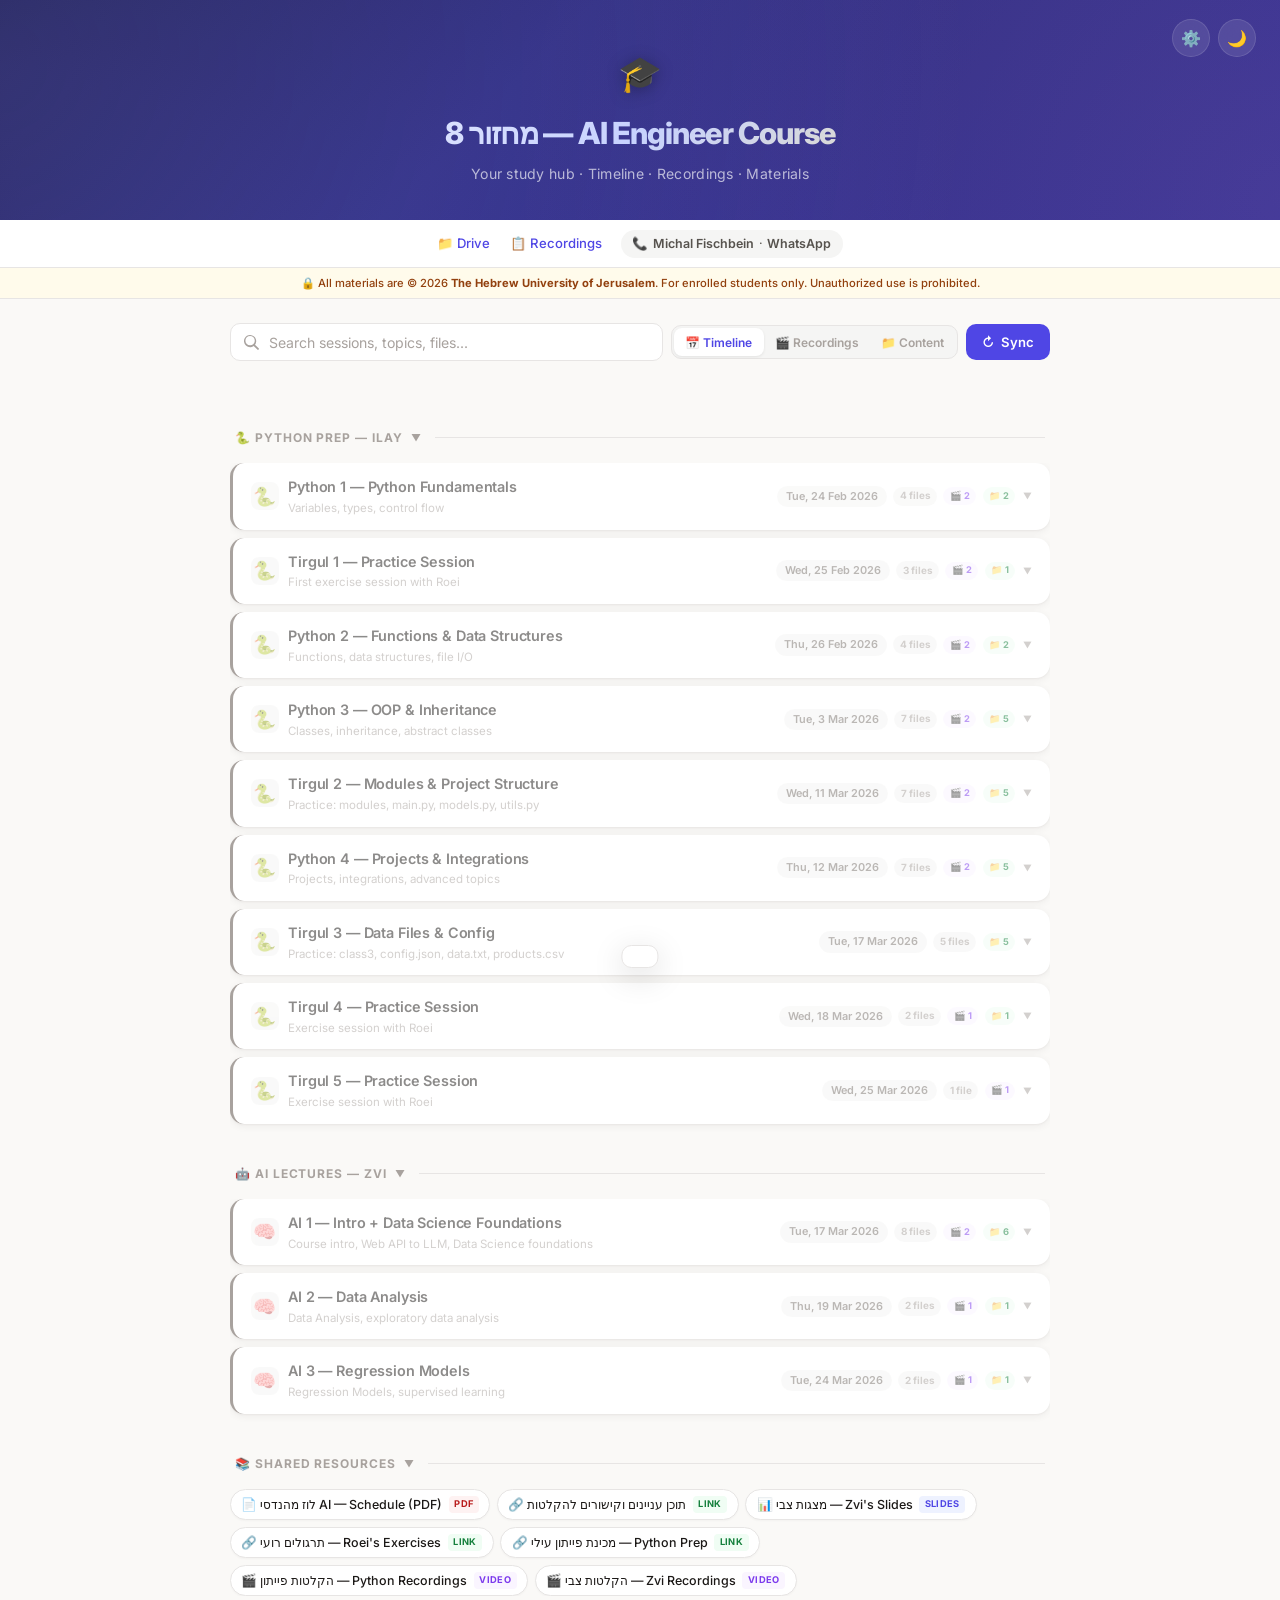
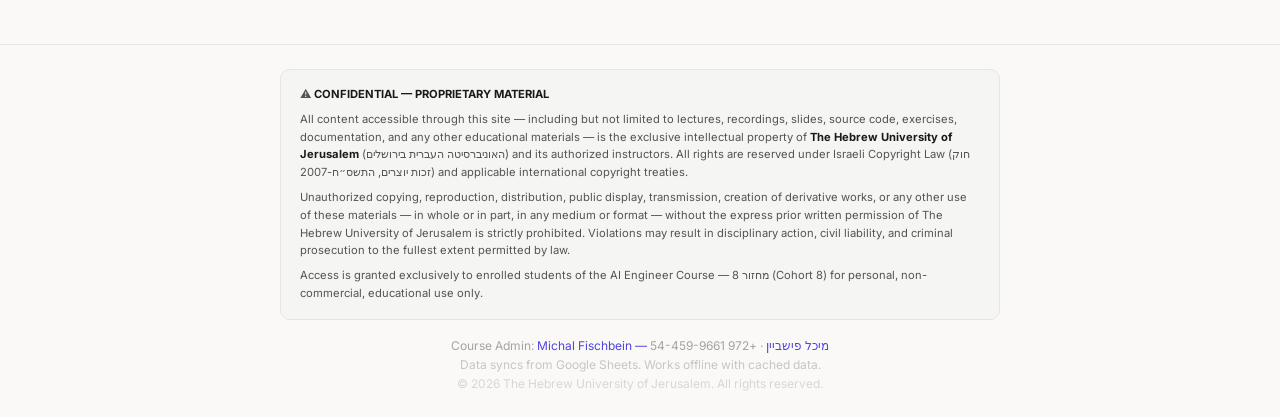
<file: index.html>
<!--
  =========================================================================
  CONFIDENTIAL — PROPRIETARY MATERIAL
  © 2026 The Hebrew University of Jerusalem (האוניברסיטה העברית בירושלים)
  All rights reserved.

  This source code and all associated content are protected under Israeli
  Copyright Law (חוק זכות יוצרים, התשס״ח-2007) and international treaties.
  Unauthorized reproduction, distribution, or use is strictly prohibited
  and may result in civil liability and criminal prosecution.
  =========================================================================
-->
<!DOCTYPE html>
<html lang="en" data-theme="light">
<head>
    <meta charset="UTF-8">
    <meta name="viewport" content="width=device-width, initial-scale=1.0">
    <title>מחזור 8 — AI Engineer Course</title>
    <meta name="description" content="AI Engineer Course Cohort 8 — Lectures, recordings, materials and resources hub.">
    <meta name="author" content="The Hebrew University of Jerusalem">
    <meta name="copyright" content="© 2026 The Hebrew University of Jerusalem. All rights reserved.">
    <meta name="robots" content="noindex, nofollow">
    <link rel="icon" href="data:image/svg+xml,<svg xmlns='http://www.w3.org/2000/svg' viewBox='0 0 100 100'><text y='.9em' font-size='90'>🎓</text></svg>">
    <link rel="preconnect" href="https://fonts.googleapis.com">
    <link href="https://fonts.googleapis.com/css2?family=Inter:wght@400;500;600;700;800&display=swap" rel="stylesheet">
    <link rel="stylesheet" href="css/style.css">
</head>
<body>
    <div class="header">
        <div class="header-content">
            <span class="header-emoji">🎓</span>
            <h1>מחזור 8 — AI Engineer Course</h1>
            <p>Your study hub · Timeline · Recordings · Materials</p>
        </div>
        <div class="header-actions">
            <button class="header-btn" id="settingsToggle" aria-label="Settings" title="Settings">⚙️</button>
            <button class="header-btn" id="themeToggle" aria-label="Toggle dark mode" title="Toggle dark mode">🌙</button>
        </div>
    </div>

    <div class="top-bar">
        <a href="https://drive.google.com/drive/folders/1WOFft9mQ5VSZZkFNjUF76AowPQXih8Uy" target="_blank" rel="noopener">📁 Drive</a>
        <a href="https://docs.google.com/spreadsheets/d/1cxswTYY8qLKQ7Lq0JQZ4Bcjc9kp02m3vMOjMJY37wys/edit?gid=0#gid=0" target="_blank" rel="noopener">📋 Recordings</a>
        <span class="contact-pill">
            📞 <a href="tel:+972544599661">Michal Fischbein</a> · <a href="https://wa.me/972544599661" target="_blank" rel="noopener">WhatsApp</a>
        </span>
    </div>

    <div class="legal-banner">
        🔒 All materials are © 2026 <strong>The Hebrew University of Jerusalem</strong>. For enrolled students only. Unauthorized use is prohibited.
    </div>

    <div class="container">
        <div class="toolbar">
            <input type="text" class="search-bar" placeholder="Search sessions, topics, files..." id="searchInput" aria-label="Search">
            <div class="view-toggle" role="tablist" aria-label="View mode">
                <button class="view-btn active" data-view="timeline" role="tab" aria-selected="true">📅 Timeline</button>
                <button class="view-btn" data-view="recordings" role="tab" aria-selected="false">🎬 Recordings</button>
                <button class="view-btn" data-view="content" role="tab" aria-selected="false">📁 Content</button>
            </div>
            <button class="refresh-btn" id="refreshBtn" aria-label="Fetch new content from Drive and spreadsheet">
                <span class="refresh-icon">&#x21bb;</span> Sync
            </button>
        </div>
        <div id="syncStatus" style="font-size:0.78rem;color:var(--text-muted);text-align:center;margin-bottom:0.5rem;min-height:1.2em;"></div>

        <div class="status-bar">
            <div class="last-updated" id="lastUpdated"></div>
        </div>

        <div id="mainView"><div class="loading"><span class="spinner">&#x21bb;</span> Loading...</div></div>
    </div>

    <div class="footer">
        <div class="copyright-notice">
            <p>⚠️ <strong>CONFIDENTIAL — PROPRIETARY MATERIAL</strong></p>
            <p>
                All content accessible through this site — including but not limited to lectures, recordings, slides,
                source code, exercises, documentation, and any other educational materials — is the exclusive
                intellectual property of <strong>The Hebrew University of Jerusalem</strong>
                (האוניברסיטה העברית בירושלים) and its authorized instructors.
                All rights are reserved under Israeli Copyright Law (חוק זכות יוצרים, התשס״ח-2007)
                and applicable international copyright treaties.
            </p>
            <p>
                Unauthorized copying, reproduction, distribution, public display, transmission, creation of
                derivative works, or any other use of these materials — in whole or in part, in any medium or
                format — without the express prior written permission of The Hebrew University of Jerusalem
                is strictly prohibited. Violations may result in disciplinary action, civil liability, and
                criminal prosecution to the fullest extent permitted by law.
            </p>
            <p>
                Access is granted exclusively to enrolled students of the AI Engineer Course — מחזור 8 (Cohort 8)
                for personal, non-commercial, educational use only.
            </p>
        </div>
        <div class="footer-meta">
            Course Admin: <a href="tel:+972544599661">Michal Fischbein — מיכל פישביין</a> · +972 54-459-9661<br>
            <span style="opacity:0.6">Data syncs from Google Sheets. Works offline with cached data.</span><br>
            <span style="opacity:0.4">© 2026 The Hebrew University of Jerusalem. All rights reserved.</span>
        </div>
    </div>

    <div class="toast" id="toast"></div>

    <!-- Settings modal -->
    <div class="modal-overlay" id="settingsModal">
        <div class="modal">
            <div class="modal-icon">⚙️</div>
            <h2 class="modal-title">Settings</h2>
            <div class="modal-body">
                <p>Baseline files use session dates. To get real file dates during sync, you can optionally add a Google Drive API key. It stays in this browser only.</p>
                <details style="margin-top:0.5rem">
                    <summary style="font-size:0.75rem;cursor:pointer;color:var(--accent)">How to get a free API key (optional, 2 min)</summary>
                    <ol style="font-size:0.7rem;color:var(--text-secondary);margin:0.3rem 0 0 1rem;line-height:1.7">
                        <li>Go to <a href="https://console.cloud.google.com/apis/credentials" target="_blank" rel="noopener">console.cloud.google.com/apis/credentials</a></li>
                        <li>Create a project (or select existing)</li>
                        <li>Click "Enable APIs" → search "Google Drive API" → Enable</li>
                        <li>Go back to Credentials → Create Credentials → API key</li>
                        <li>Copy and paste below</li>
                    </ol>
                </details>
                <label for="driveKeyInput" style="font-size:0.75rem;font-weight:600;display:block;margin-top:0.6rem">Drive API Key</label>
                <div style="display:flex;gap:0.4rem;margin-top:0.3rem">
                    <input type="text" id="driveKeyInput" placeholder="AIzaSy..." style="flex:1;padding:0.45rem 0.6rem;font-family:monospace;font-size:0.78rem;border:1.5px solid var(--border);border-radius:8px;background:var(--bg);color:var(--text)">
                    <button class="modal-btn modal-btn-accept" id="saveKeyBtn">Save</button>
                </div>
                <div id="keyStatus" style="font-size:0.7rem;margin-top:0.3rem;min-height:1.2em"></div>
            </div>
            <div class="modal-actions">
                <button class="modal-btn modal-btn-cancel" id="clearKeyBtn">Clear Key</button>
                <button class="modal-btn modal-btn-cancel" id="closeSettingsBtn">Close</button>
            </div>
        </div>
    </div>

    <!-- Disclaimer modal -->
    <div class="modal-overlay" id="disclaimerModal">
        <div class="modal">
            <div class="modal-icon">⚖️</div>
            <h2 class="modal-title">Terms of Use — Disclaimer</h2>
            <div class="modal-body">
                <p>
                    All content you are about to access — including lectures, recordings, slides,
                    source code, exercises, and documentation — is the exclusive intellectual property of
                    <strong>The Hebrew University of Jerusalem</strong> (האוניברסיטה העברית בירושלים).
                </p>
                <p>By proceeding, you confirm and agree that:</p>
                <ul>
                    <li>You are an enrolled student of the AI Engineer Course — מחזור 8 (Cohort 8).</li>
                    <li>You will use these materials solely for personal, non-commercial, educational purposes.</li>
                    <li>You will not copy, redistribute, reproduce, publicly display, transmit, or create derivative works from these materials.</li>
                    <li>You understand that violations may result in disciplinary action, civil liability, and criminal prosecution.</li>
                </ul>
            </div>
            <div class="modal-actions">
                <button class="modal-btn modal-btn-cancel" id="disclaimerDecline">Decline</button>
                <button class="modal-btn modal-btn-accept" id="disclaimerAccept">I Accept the Terms</button>
            </div>
        </div>
    </div>

    <script src="js/data.js"></script>
    <script src="js/app.js"></script>
</body>
</html>
</file>
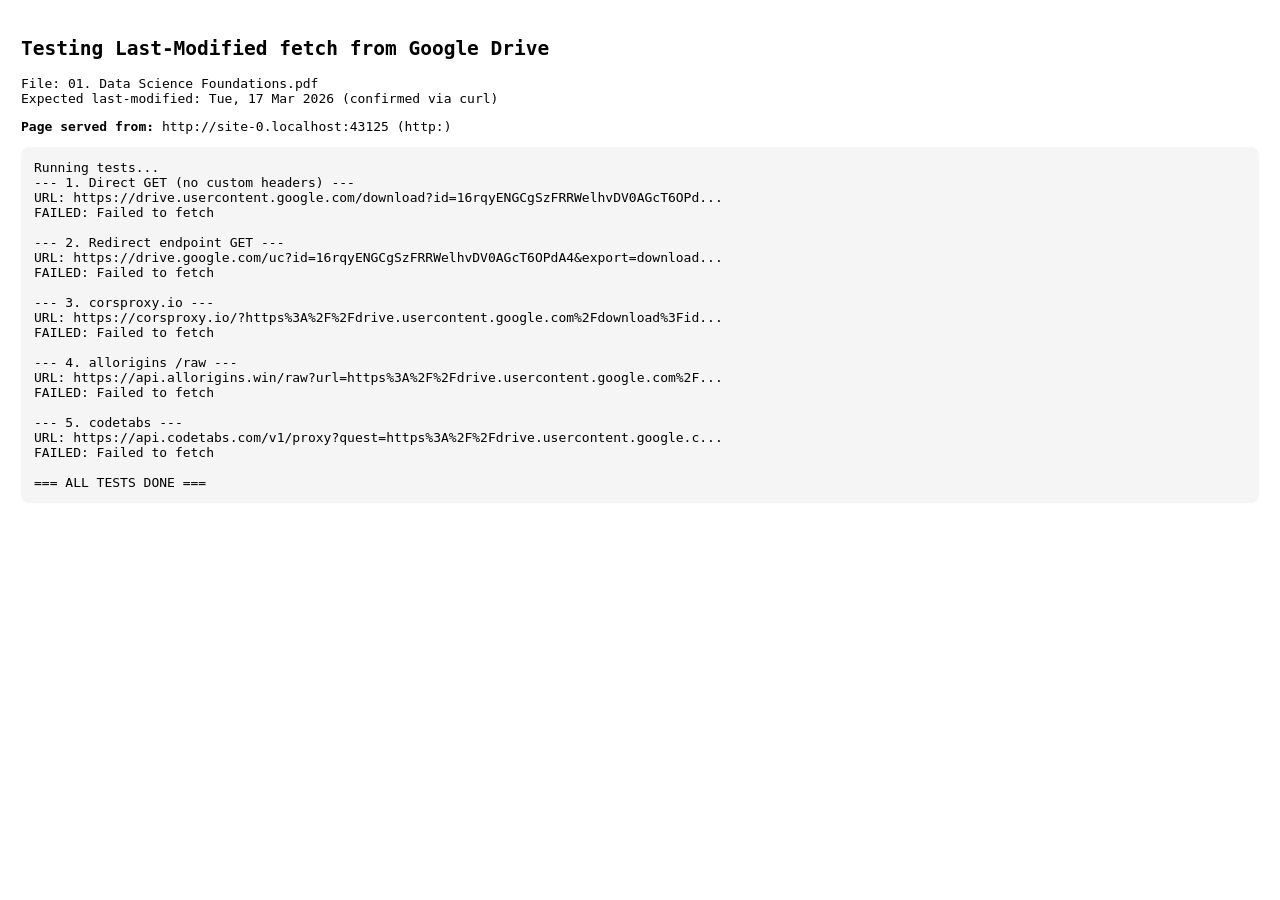
<file: test-date.html>
<!DOCTYPE html>
<html>
<head><title>Date Fetch Test</title>
<style>body{font-family:monospace;padding:1em}pre{white-space:pre-wrap;background:#f5f5f5;padding:1em;border-radius:8px}</style>
</head>
<body>
<h2>Testing Last-Modified fetch from Google Drive</h2>
<p>File: 01. Data Science Foundations.pdf<br>
Expected last-modified: Tue, 17 Mar 2026 (confirmed via curl)</p>
<p><strong>Page served from:</strong> <span id="origin"></span></p>
<pre id="log">Running tests...</pre>
<script>
document.getElementById("origin").textContent = location.protocol + "//" + location.host + " (" + location.protocol + ")";
const log = document.getElementById("log");
function out(msg) { log.textContent += "\n" + msg; }

const FILE_ID = "16rqyENGCgSzFRRWelhvDV0AGcT6OPdA4";
const DIRECT = `https://drive.usercontent.google.com/download?id=${FILE_ID}&export=download`;
const REDIRECT = `https://drive.google.com/uc?id=${FILE_ID}&export=download`;

async function testFetch(label, url, opts) {
    out("--- " + label + " ---");
    out("URL: " + url.substring(0, 80) + "...");
    try {
        const controller = new AbortController();
        const timer = setTimeout(() => controller.abort(), 8000);
        const resp = await fetch(url, { ...opts, signal: controller.signal });
        clearTimeout(timer);
        out("Status: " + resp.status + " | Type: " + resp.type);
        const headers = [];
        resp.headers.forEach((v, k) => headers.push(k + ": " + v));
        out("Visible headers (" + headers.length + "):");
        headers.forEach(h => out("  " + h));
        out("last-modified: " + (resp.headers.get("last-modified") || "NULL"));
        controller.abort();
    } catch(e) {
        out("FAILED: " + e.message);
    }
    out("");
}

async function run() {
    // Test 1: Direct to drive.usercontent.google.com
    await testFetch("1. Direct GET (no custom headers)", DIRECT, {});

    // Test 2: Direct to drive.google.com/uc (redirect endpoint)
    await testFetch("2. Redirect endpoint GET", REDIRECT, {});

    // Test 3: corsproxy.io
    await testFetch("3. corsproxy.io", "https://corsproxy.io/?" + encodeURIComponent(DIRECT), {});

    // Test 4: allorigins raw
    await testFetch("4. allorigins /raw", "https://api.allorigins.win/raw?url=" + encodeURIComponent(DIRECT), {});

    // Test 5: codetabs
    await testFetch("5. codetabs", "https://api.codetabs.com/v1/proxy?quest=" + encodeURIComponent(DIRECT), {});

    out("=== ALL TESTS DONE ===");
}

run();
</script>
</body>
</html>
</file>
<file: css/style.css>
/* =====================================================================
   AI Engineer Course — מחזור 8
   Theme: "Study Hall" — warm, focused, learner-friendly

   © 2026 The Hebrew University of Jerusalem
   (האוניברסיטה העברית בירושלים). All rights reserved.
   Protected under Israeli Copyright Law and international treaties.
   Unauthorized use, reproduction, or distribution is prohibited.
   ===================================================================== */

:root {
    --bg: #faf9f7;
    --bg-card: #ffffff;
    --bg-header: linear-gradient(135deg, #1e1b4b 0%, #312e81 40%, #3730a3 100%);
    --bg-bar: #ffffff;
    --text: #1c1917;
    --text-secondary: #57534e;
    --text-muted: #a8a29e;
    --border: #e7e5e4;
    --accent: #4f46e5;
    --accent-hover: #4338ca;
    --accent-bg: #eef2ff;
    --accent-text: #4f46e5;
    --green: #16a34a;
    --green-bg: #f0fdf4;
    --green-text: #166534;
    --amber: #d97706;
    --amber-bg: #fffbeb;
    --amber-text: #92400e;
    --gray: #a8a29e;
    --gray-bg: #f5f5f4;
    --gray-text: #78716c;
    --orange: #ea580c;
    --red: #dc2626;
    --shadow: 0 1px 2px rgba(28,25,23,0.04), 0 2px 8px rgba(28,25,23,0.06);
    --shadow-hover: 0 4px 12px rgba(28,25,23,0.08), 0 8px 24px rgba(28,25,23,0.06);
    --radius: 14px;
    --radius-sm: 10px;
    --transition: 0.25s cubic-bezier(0.4, 0, 0.2, 1);
}

[data-theme="dark"] {
    --bg: #0c0a09;
    --bg-card: #1c1917;
    --bg-header: linear-gradient(135deg, #0c0a20 0%, #1e1b4b 40%, #1e1b4b 100%);
    --bg-bar: #1c1917;
    --text: #fafaf9;
    --text-secondary: #a8a29e;
    --text-muted: #57534e;
    --border: #292524;
    --accent: #818cf8;
    --accent-hover: #6366f1;
    --accent-bg: #1e1b4b;
    --accent-text: #a5b4fc;
    --green-bg: #052e16;
    --green-text: #4ade80;
    --amber-bg: #451a03;
    --amber-text: #fbbf24;
    --gray-bg: #292524;
    --gray-text: #78716c;
    --shadow: 0 1px 2px rgba(0,0,0,0.4), 0 2px 8px rgba(0,0,0,0.3);
    --shadow-hover: 0 4px 12px rgba(0,0,0,0.5), 0 8px 24px rgba(0,0,0,0.3);
}

* { margin: 0; padding: 0; box-sizing: border-box; }

body {
    font-family: 'Inter', -apple-system, BlinkMacSystemFont, sans-serif;
    background: var(--bg);
    color: var(--text);
    line-height: 1.6;
    transition: background var(--transition), color var(--transition);
    min-height: 100vh;
}

/* ---- Header ---- */
.header {
    background: var(--bg-header);
    color: white;
    padding: 2.8rem 2rem 2.2rem;
    text-align: center;
    position: relative;
    overflow: hidden;
}
.header::before {
    content: '';
    position: absolute;
    top: -50%; left: -50%;
    width: 200%; height: 200%;
    background:
        radial-gradient(circle at 25% 40%, rgba(129,140,248,0.2) 0%, transparent 50%),
        radial-gradient(circle at 75% 70%, rgba(251,191,36,0.08) 0%, transparent 40%);
    animation: headerGlow 10s ease-in-out infinite alternate;
}
@keyframes headerGlow {
    0%   { transform: translate(0, 0) scale(1); }
    100% { transform: translate(-2%, 2%) scale(1.02); }
}
.header-content { position: relative; z-index: 1; }
.header-emoji {
    font-size: 2.2rem;
    margin-bottom: 0.5rem;
    display: block;
    filter: drop-shadow(0 2px 8px rgba(0,0,0,0.3));
}
.header h1 {
    font-size: 1.9rem;
    font-weight: 800;
    margin-bottom: 0.3rem;
    letter-spacing: -0.03em;
    background: linear-gradient(135deg, #fff 0%, #c7d2fe 50%, #fde68a 100%);
    -webkit-background-clip: text;
    -webkit-text-fill-color: transparent;
    background-clip: text;
}
.header p {
    opacity: 0.65;
    font-size: 0.88rem;
    font-weight: 400;
    letter-spacing: 0.02em;
}
.header-actions {
    position: absolute;
    top: 1.2rem; right: 1.5rem;
    display: flex; gap: 0.5rem;
    z-index: 2;
}
.header-btn {
    background: rgba(255,255,255,0.1);
    border: 1px solid rgba(255,255,255,0.12);
    color: white;
    width: 38px; height: 38px;
    border-radius: 50%;
    cursor: pointer;
    font-size: 1rem;
    display: flex; align-items: center; justify-content: center;
    transition: all var(--transition);
    backdrop-filter: blur(12px);
}
.header-btn:hover { background: rgba(255,255,255,0.2); transform: scale(1.1); }

/* ---- Top bar ---- */
.top-bar {
    display: flex;
    justify-content: center; align-items: center;
    gap: 1.2rem;
    padding: 0.6rem 1rem;
    background: var(--bg-bar);
    border-bottom: 1px solid var(--border);
    flex-wrap: wrap;
    transition: background var(--transition);
    font-size: 0.82rem;
}
.top-bar a {
    color: var(--accent);
    text-decoration: none;
    font-weight: 500;
    display: inline-flex; align-items: center; gap: 0.3rem;
    transition: opacity 0.2s;
}
.top-bar a:hover { opacity: 0.7; }
.contact-pill {
    background: var(--gray-bg);
    padding: 0.25rem 0.7rem;
    border-radius: 20px;
    color: var(--text-secondary);
    display: inline-flex; align-items: center; gap: 0.3rem;
    font-size: 0.78rem;
}
.contact-pill a { color: var(--text-secondary); font-weight: 600; text-decoration: none; }
.contact-pill a:hover { color: var(--accent); }

/* ---- Container ---- */
.container { max-width: 860px; margin: 1.5rem auto 3rem; padding: 0 1.25rem; }

/* ---- Toolbar ---- */
.toolbar { display: flex; gap: 0.5rem; align-items: center; margin-bottom: 0.75rem; flex-wrap: wrap; }
.search-bar {
    flex: 1;
    min-width: 180px;
    padding: 0.6rem 1rem 0.6rem 2.4rem;
    border: 1.5px solid var(--border);
    border-radius: var(--radius-sm);
    font-size: 0.88rem;
    font-family: inherit;
    outline: none;
    background: var(--bg-card) url("data:image/svg+xml,%3Csvg xmlns='http://www.w3.org/2000/svg' width='15' height='15' fill='%23a8a29e' viewBox='0 0 16 16'%3E%3Cpath d='M11.742 10.344a6.5 6.5 0 1 0-1.397 1.398h-.001l3.85 3.85a1 1 0 0 0 1.415-1.414l-3.85-3.85zm-5.242.656a5 5 0 1 1 0-10 5 5 0 0 1 0 10z'/%3E%3C/svg%3E") no-repeat 0.8rem center;
    color: var(--text);
    transition: border-color var(--transition), box-shadow var(--transition);
}
.search-bar::placeholder { color: var(--text-muted); }
.search-bar:focus { border-color: var(--accent); box-shadow: 0 0 0 3px rgba(79,70,229,0.1); }

/* ---- View toggle ---- */
.view-toggle {
    display: flex;
    gap: 0;
    background: var(--gray-bg);
    border-radius: var(--radius-sm);
    padding: 2px;
    border: 1px solid var(--border);
}
.view-btn {
    padding: 0.4rem 0.7rem;
    border: none;
    background: transparent;
    color: var(--text-muted);
    font-size: 0.75rem;
    font-family: inherit;
    font-weight: 600;
    cursor: pointer;
    border-radius: 8px;
    transition: all var(--transition);
    white-space: nowrap;
}
.view-btn:hover { color: var(--text); }
.view-btn.active {
    background: var(--bg-card);
    color: var(--accent);
    box-shadow: 0 1px 3px rgba(0,0,0,0.08);
}

.refresh-btn {
    padding: 0.6rem 1rem;
    background: var(--accent);
    color: white;
    border: none;
    border-radius: var(--radius-sm);
    font-size: 0.82rem;
    font-family: inherit;
    font-weight: 600;
    cursor: pointer;
    display: flex; align-items: center; gap: 0.35rem;
    white-space: nowrap;
    transition: all var(--transition);
}
.refresh-btn:hover { background: var(--accent-hover); transform: translateY(-1px); }
.refresh-btn:active { transform: scale(0.97); }
.refresh-btn.spinning .refresh-icon { animation: spin 0.6s linear infinite; }
.refresh-btn.success { background: var(--green); }
.refresh-btn.error { background: var(--red); }
@keyframes spin { to { transform: rotate(360deg); } }

/* ---- Status bar ---- */
.status-bar {
    display: flex;
    justify-content: space-between; align-items: center;
    margin-bottom: 1rem;
    flex-wrap: wrap; gap: 0.5rem;
}
.status-legend { display: flex; gap: 1rem; font-size: 0.75rem; color: var(--text-muted); }
.legend-item { display: flex; align-items: center; gap: 0.3rem; }
.legend-dot { width: 7px; height: 7px; border-radius: 2px; }
.legend-dot.upcoming { background: var(--accent); }
.legend-dot.today { background: var(--green); }
.legend-dot.past { background: var(--gray); }
.last-updated { font-size: 0.72rem; color: var(--text-muted); font-style: italic; }

/* ---- Section headers (collapsible) ---- */
.section-header {
    font-weight: 700;
    font-size: 0.75rem;
    color: var(--text-muted);
    text-transform: uppercase;
    letter-spacing: 0.08em;
    margin: 1.6rem 0 0;
    padding: 0.4rem 0.3rem;
    display: flex; align-items: center; gap: 0.5rem;
    cursor: pointer;
    user-select: none;
    border-radius: var(--radius-sm);
    transition: background var(--transition);
}
.section-header:hover { background: var(--gray-bg); }
.section-header::after {
    content: '';
    flex: 1;
    height: 1px;
    background: var(--border);
}
.section-chevron {
    display: inline-block;
    font-size: 0.6rem;
    transition: transform 0.25s ease;
    margin-left: auto;
    padding-right: 0.3rem;
}
.section-header.collapsed .section-chevron { transform: rotate(-90deg); }
.section-body {
    overflow: hidden;
    transition: max-height 0.4s cubic-bezier(0.4, 0, 0.2, 1), opacity 0.3s ease;
    max-height: 8000px;
    opacity: 1;
    margin-top: 0.6rem;
}
.section-body.collapsed { max-height: 0; opacity: 0; margin-top: 0; }

/* ---- Cards (collapsible) ---- */
.lecture-card {
    background: var(--bg-card);
    border-radius: var(--radius);
    margin-bottom: 0.5rem;
    box-shadow: var(--shadow);
    border-left: 3px solid var(--accent);
    transition: all var(--transition);
    animation: cardIn 0.35s ease-out both;
    overflow: hidden;
}
@keyframes cardIn {
    from { opacity: 0; transform: translateY(8px); }
    to   { opacity: 1; transform: translateY(0); }
}
.lecture-card:hover { box-shadow: var(--shadow-hover); }
.lecture-card.past { border-left-color: var(--gray); }
.lecture-card.past .card-toggle { opacity: 0.5; }
.lecture-card.past:hover .card-toggle { opacity: 0.75; }
.lecture-card.today { border-left-color: var(--green); }
.lecture-card.today .card-toggle { background: var(--green-bg); }
.lecture-card.new-entry { border-left-color: var(--orange); }

/* Card toggle row — always visible */
.card-toggle {
    display: flex;
    align-items: center;
    gap: 0.6rem;
    padding: 0.75rem 1.1rem;
    cursor: pointer;
    user-select: none;
    transition: background var(--transition);
}
.card-toggle:hover { background: var(--gray-bg); }
.card-toggle-icon {
    font-size: 1.15rem;
    flex-shrink: 0;
    width: 28px; height: 28px;
    display: flex; align-items: center; justify-content: center;
    background: var(--accent-bg);
    border-radius: 8px;
}
.lecture-card.past .card-toggle-icon { background: var(--gray-bg); }
.lecture-card.today .card-toggle-icon { background: var(--green-bg); }
.card-toggle-info { flex: 1; min-width: 0; }
.card-toggle-title {
    font-size: 0.9rem;
    font-weight: 600;
    letter-spacing: -0.01em;
    white-space: nowrap;
    overflow: hidden;
    text-overflow: ellipsis;
}
.card-toggle-sub {
    font-size: 0.72rem;
    color: var(--text-muted);
    margin-top: 0.05rem;
}
.card-toggle-right {
    display: flex; align-items: center; gap: 0.4rem;
    flex-shrink: 0;
}
.lecture-date {
    font-size: 0.68rem;
    font-weight: 600;
    background: var(--accent-bg);
    color: var(--accent-text);
    padding: 0.12rem 0.55rem;
    border-radius: 20px;
    white-space: nowrap;
}
.lecture-card.past .lecture-date { background: var(--gray-bg); color: var(--gray-text); }
.lecture-card.today .lecture-date { background: var(--green-bg); color: var(--green-text); }
.file-count {
    font-size: 0.62rem;
    font-weight: 700;
    background: var(--gray-bg);
    color: var(--text-muted);
    padding: 0.1rem 0.4rem;
    border-radius: 10px;
    white-space: nowrap;
}
.card-chevron {
    font-size: 0.55rem;
    color: var(--text-muted);
    transition: transform 0.25s ease;
    margin-left: 0.1rem;
}
.lecture-card.card-open .card-chevron { transform: rotate(180deg); }

/* Card body — hidden by default */
.card-body {
    max-height: 0;
    opacity: 0;
    overflow: hidden;
    transition: max-height 0.35s cubic-bezier(0.4, 0, 0.2, 1), opacity 0.25s ease, padding 0.25s ease;
    padding: 0 1.1rem;
}
.lecture-card.card-open .card-body {
    max-height: 600px;
    opacity: 1;
    padding: 0 1.1rem 1rem;
}
.lecture-description {
    font-size: 0.82rem;
    color: var(--text-secondary);
    margin-bottom: 0.5rem;
    padding-top: 0.15rem;
    border-top: 1px solid var(--border);
}

/* ---- Files list ---- */
.files-list { list-style: none; }
.files-list li {
    padding: 0.25rem 0;
    display: flex; align-items: center; gap: 0.3rem;
    position: relative;
}
.files-list li + li { border-top: 1px solid var(--border); }
.files-list a {
    color: var(--accent);
    text-decoration: none;
    font-size: 0.82rem;
    font-weight: 500;
    display: inline-flex; align-items: center; gap: 0.3rem;
    transition: color 0.2s;
}
.files-list a:hover { color: var(--accent-hover); }

/* Upload date hint — always visible for debugging */
.upload-date-hint {
    font-size: 0.58rem;
    color: var(--text-muted);
    background: var(--gray-bg);
    padding: 0.05rem 0.35rem;
    border-radius: 4px;
    margin-left: auto;
    white-space: nowrap;
    flex-shrink: 0;
    border: 1px dashed var(--border);
}
.upload-date-hint.approx {
    color: var(--amber);
    border-color: var(--amber);
    background: var(--amber-bg);
}

/* Approximate match indicator */
.approx-mark {
    color: var(--amber);
    font-weight: 800;
    font-size: 0.9rem;
    line-height: 1;
    margin-left: auto;
    flex-shrink: 0;
    cursor: help;
}

/* ---- Unmatched card ---- */
.lecture-card.unmatched {
    border-left-color: var(--red);
    background: color-mix(in srgb, var(--bg-card) 95%, var(--red));
}
.lecture-card.unmatched .card-toggle { opacity: 0.85; }
.type-unmatched {
    background: #fef2f2;
    color: #b91c1c;
    font-weight: 700;
}
[data-theme="dark"] .type-unmatched {
    background: #450a0a;
    color: #fca5a5;
}
.unmatched-notice {
    font-size: 0.72rem;
    color: var(--amber);
    background: var(--amber-bg);
    padding: 0.35rem 0.6rem;
    border-radius: 6px;
    margin-bottom: 0.5rem;
    line-height: 1.5;
}

/* Unmatched debug table */
.um-table-wrap { overflow-x: auto; }
.um-table {
    width: 100%;
    border-collapse: collapse;
    font-size: 0.72rem;
    line-height: 1.4;
}
.um-table th {
    text-align: left;
    font-weight: 700;
    color: var(--text-muted);
    text-transform: uppercase;
    letter-spacing: 0.03em;
    font-size: 0.62rem;
    padding: 0.3rem 0.4rem;
    border-bottom: 2px solid var(--border);
    white-space: nowrap;
}
.um-table td {
    padding: 0.3rem 0.4rem;
    border-bottom: 1px solid var(--border);
    vertical-align: top;
}
.um-table td:first-child { min-width: 160px; }
.um-table td:first-child a {
    color: var(--accent);
    text-decoration: none;
    font-weight: 500;
}
.um-table td:first-child a:hover { color: var(--accent-hover); }
.um-date {
    font-family: 'SF Mono', 'Menlo', monospace;
    font-size: 0.65rem;
    color: var(--text-secondary);
    white-space: nowrap;
}

/* ---- Badges ---- */
.badge {
    display: inline-block;
    font-size: 0.58rem;
    padding: 0.06rem 0.35rem;
    border-radius: 4px;
    font-weight: 700;
    text-transform: uppercase;
    letter-spacing: 0.04em;
}
.badge-pdf       { background: #fef2f2; color: #b91c1c; }
.badge-notebook  { background: var(--amber-bg); color: var(--amber-text); }
.badge-slides    { background: var(--accent-bg); color: var(--accent-text); }
.badge-link      { background: #f0fdf4; color: #15803d; }
.badge-video     { background: #faf5ff; color: #7c3aed; }
.badge-placeholder { background: var(--gray-bg); color: var(--text-muted); }
.badge-new       { background: #fff7ed; color: #c2410c; animation: pulse 2s infinite; }
@keyframes pulse { 0%,100% { opacity: 1; } 50% { opacity: 0.5; } }

[data-theme="dark"] .badge-pdf      { background: #450a0a; color: #fca5a5; }
[data-theme="dark"] .badge-notebook { background: #451a03; color: #fcd34d; }
[data-theme="dark"] .badge-slides   { background: #1e1b4b; color: #a5b4fc; }
[data-theme="dark"] .badge-link     { background: #052e16; color: #86efac; }
[data-theme="dark"] .badge-video    { background: #2e1065; color: #c4b5fd; }
[data-theme="dark"] .badge-new      { background: #431407; color: #fdba74; }

.placeholder-link { color: var(--text-muted) !important; cursor: default; font-style: italic; }
.placeholder-link:hover { opacity: 1 !important; }

/* ---- Type pills (recording / content indicators) ---- */
.type-pill {
    display: inline-flex;
    align-items: center;
    gap: 0.15rem;
    font-size: 0.58rem;
    font-weight: 700;
    padding: 0.1rem 0.4rem;
    border-radius: 10px;
    white-space: nowrap;
}
.type-recording { background: #faf5ff; color: #7c3aed; }
.type-content { background: #f0fdf4; color: #15803d; }
[data-theme="dark"] .type-recording { background: #2e1065; color: #c4b5fd; }
[data-theme="dark"] .type-content { background: #052e16; color: #86efac; }

/* ---- File groups inside cards ---- */
.file-group { margin-top: 0.5rem; }
.file-group + .file-group { margin-top: 0.75rem; }
.file-group-label {
    font-size: 0.72rem;
    font-weight: 700;
    color: var(--text-muted);
    text-transform: uppercase;
    letter-spacing: 0.04em;
    margin-bottom: 0.25rem;
    display: flex;
    align-items: center;
    gap: 0.3rem;
}
.file-group-count {
    font-size: 0.6rem;
    background: var(--gray-bg);
    color: var(--text-muted);
    padding: 0.05rem 0.3rem;
    border-radius: 8px;
}
.no-files-msg {
    font-size: 0.78rem;
    color: var(--text-muted);
    font-style: italic;
    padding: 0.3rem 0;
}

/* ---- View description ---- */
.view-description {
    font-size: 0.82rem;
    color: var(--text-secondary);
    text-align: center;
    padding: 0.5rem 0 1rem;
    border-bottom: 1px solid var(--border);
    margin-bottom: 0.75rem;
}

/* ---- Folder groups inside cards ---- */
.folder-group {
    margin-top: 0.4rem;
    border: 1px solid var(--border);
    border-radius: var(--radius-sm);
    overflow: hidden;
}
.folder-group + .folder-group { margin-top: 0.35rem; }
.folder-group-header {
    font-size: 0.72rem;
    font-weight: 700;
    color: var(--text-secondary);
    background: var(--gray-bg);
    padding: 0.3rem 0.6rem;
    border-bottom: 1px solid var(--border);
    letter-spacing: 0.02em;
}
.folder-files {
    padding: 0.15rem 0.5rem;
}
.folder-files li:first-child { border-top: none; }

/* ---- Shared chips ---- */
.shared-grid { display: flex; flex-wrap: wrap; gap: 0.4rem; }
.shared-chip {
    display: inline-flex; align-items: center; gap: 0.3rem;
    padding: 0.3rem 0.65rem;
    background: var(--bg-card);
    border: 1px solid var(--border);
    border-radius: 20px;
    font-size: 0.78rem;
    font-weight: 500;
    text-decoration: none;
    color: var(--text);
    transition: all var(--transition);
    box-shadow: 0 1px 2px rgba(0,0,0,0.03);
}
.shared-chip:hover {
    border-color: var(--accent);
    color: var(--accent);
    transform: translateY(-1px);
    box-shadow: var(--shadow);
}
.shared-chip .badge { margin-left: 0.1rem; }

/* ---- Misc ---- */
.no-results { text-align: center; padding: 3rem; color: var(--text-muted); font-size: 0.9rem; }
.loading { text-align: center; padding: 2rem; color: var(--text-muted); }
.loading .spinner { display: inline-block; animation: spin 1s linear infinite; font-size: 1.5rem; }

/* ---- Toast ---- */
.toast {
    position: fixed;
    bottom: 2rem; left: 50%;
    transform: translateX(-50%) translateY(100px);
    background: var(--bg-card);
    color: var(--text);
    padding: 0.65rem 1.1rem;
    border-radius: var(--radius-sm);
    box-shadow: 0 8px 32px rgba(0,0,0,0.15);
    font-size: 0.82rem;
    font-weight: 500;
    z-index: 100;
    transition: transform 0.4s cubic-bezier(0.4, 0, 0.2, 1);
    border: 1px solid var(--border);
}
.toast.show { transform: translateX(-50%) translateY(0); }

/* ---- Footer ---- */
.footer {
    text-align: center;
    padding: 1.5rem;
    font-size: 0.75rem;
    color: var(--text-muted);
    border-top: 1px solid var(--border);
}
.footer a { color: var(--accent); text-decoration: none; }
.footer a:hover { opacity: 0.7; }

/* ---- Legal banner ---- */
.legal-banner {
    background: var(--amber-bg);
    color: var(--amber-text);
    text-align: center;
    padding: 0.4rem 1rem;
    font-size: 0.7rem;
    font-weight: 500;
    border-bottom: 1px solid var(--border);
    line-height: 1.5;
}
[data-theme="dark"] .legal-banner {
    background: #1c1306;
    color: #fbbf24;
}

/* ---- Copyright footer notice ---- */
.copyright-notice {
    background: var(--gray-bg);
    border: 1px solid var(--border);
    border-radius: var(--radius-sm);
    padding: 1rem 1.2rem;
    margin: 0 auto 1rem;
    max-width: 720px;
    font-size: 0.7rem;
    line-height: 1.6;
    color: var(--text-secondary);
    text-align: left;
}
.copyright-notice p { margin-bottom: 0.4rem; }
.copyright-notice p:last-child { margin-bottom: 0; }
.copyright-notice strong { color: var(--text); }
.footer-meta {
    font-size: 0.75rem;
    color: var(--text-muted);
}

/* ---- Disclaimer modal ---- */
.modal-overlay {
    display: none;
    position: fixed;
    inset: 0;
    background: rgba(0,0,0,0.55);
    backdrop-filter: blur(4px);
    z-index: 200;
    align-items: center;
    justify-content: center;
    padding: 1.5rem;
}
.modal-overlay.visible { display: flex; }
.modal {
    background: var(--bg-card);
    border-radius: var(--radius);
    max-width: 520px;
    width: 100%;
    padding: 1.8rem 2rem;
    box-shadow: 0 16px 48px rgba(0,0,0,0.25);
    border: 1px solid var(--border);
    animation: modalIn 0.3s ease-out;
    max-height: 90vh;
    overflow-y: auto;
}
@keyframes modalIn {
    from { opacity: 0; transform: translateY(16px) scale(0.97); }
    to   { opacity: 1; transform: translateY(0) scale(1); }
}

.modal-icon { font-size: 2rem; text-align: center; margin-bottom: 0.5rem; }
.modal-title {
    font-size: 1.05rem;
    font-weight: 700;
    text-align: center;
    margin-bottom: 0.8rem;
    color: var(--text);
}
.modal-body {
    font-size: 0.78rem;
    line-height: 1.65;
    color: var(--text-secondary);
    margin-bottom: 1.2rem;
}
.modal-body p { margin-bottom: 0.5rem; }
.modal-body strong { color: var(--text); }
.modal-body ul {
    margin: 0.4rem 0 0.5rem 1.2rem;
    padding: 0;
}
.modal-body li { margin-bottom: 0.3rem; }
.modal-actions {
    display: flex;
    gap: 0.6rem;
    justify-content: flex-end;
}
.modal-btn {
    padding: 0.55rem 1.1rem;
    border-radius: var(--radius-sm);
    font-size: 0.82rem;
    font-family: inherit;
    font-weight: 600;
    cursor: pointer;
    border: none;
    transition: all var(--transition);
}
.modal-btn-cancel {
    background: var(--gray-bg);
    color: var(--text-secondary);
}
.modal-btn-cancel:hover { background: var(--border); }
.modal-btn-accept {
    background: var(--accent);
    color: white;
}
.modal-btn-accept:hover {
    background: var(--accent-hover);
    transform: translateY(-1px);
}
</file>
